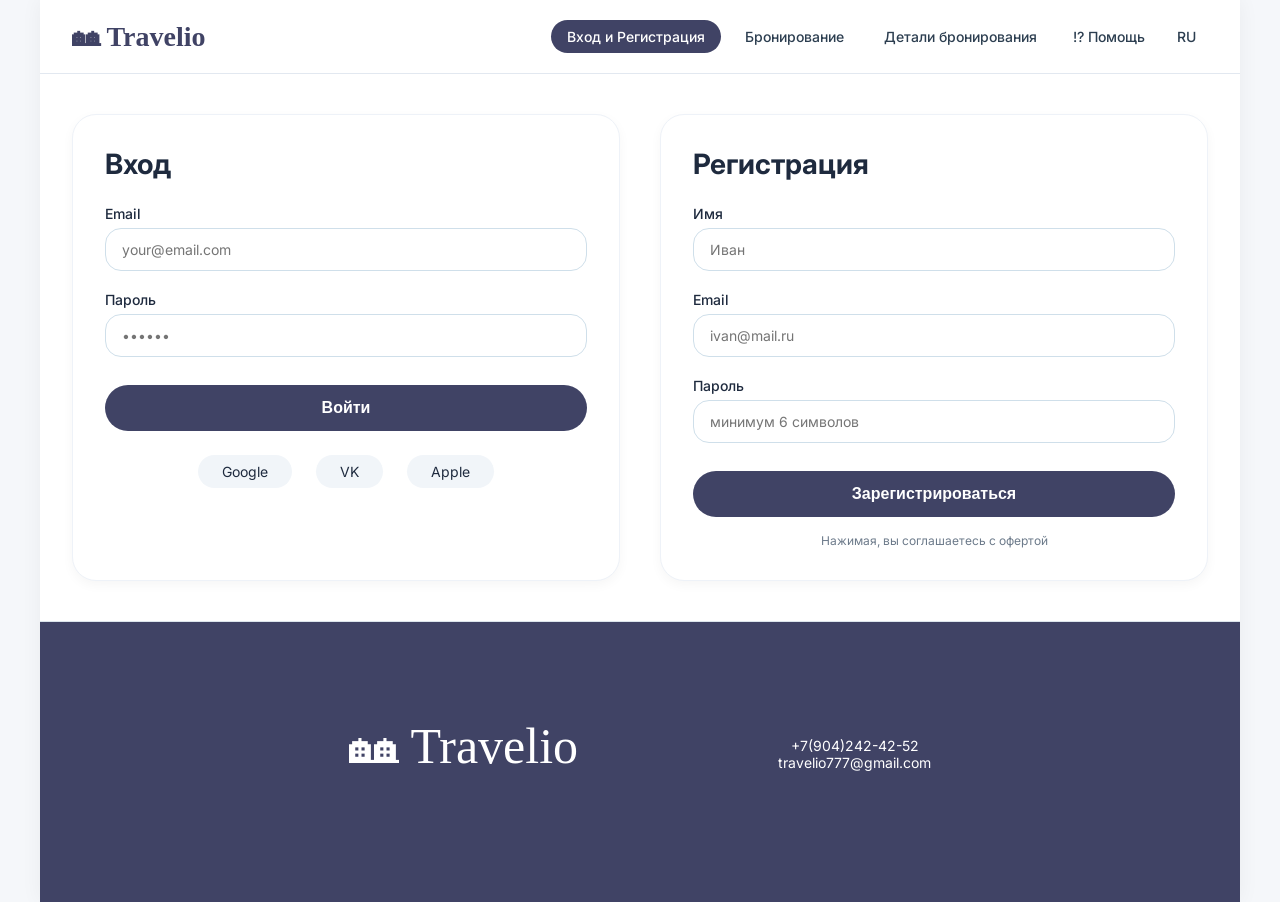
<file: index.html>
<!DOCTYPE html>
<html lang="ru">
<head>
    <meta charset="UTF-8">
    <meta name="viewport" content="width=device-width, initial-scale=1.0">
    <title>Travelio — Вход и Регистрация</title>
    <link rel="stylesheet" href="style.css">
    <link href="https://fonts.googleapis.com/css2?family=Inter:opsz,wght@14..32,400;14..32,500;14..32,600;14..32,700&display=swap" rel="stylesheet">
</head>
<body>

<div class="app">
    <div class="header">
        <div class="logo">🏘 Travelio</div>
        <div class="nav">
            <a href="index.html" class="nav-link active">Вход и Регистрация</a>
            <a href="booking.html" class="nav-link">Бронирование</a>
            <a href="details.html" class="nav-link">Детали бронирования</a>
            <span class="nav-item">!? Помощь</span>
            <span class="nav-item">RU</span>
        </div>
    </div>

    <div class="two-forms">
  
        <div class="form-box">
            <h2>Вход</h2>
            <div class="input-group">
                <label>Email</label>
                <input type="email" placeholder="your@email.com">
            </div>
            <div class="input-group">
                <label>Пароль</label>
                <input type="password" placeholder="••••••">
            </div>
            <button class="btn-submit">Войти</button>
            <div class="social">
                <span>Google</span>
                <span>VK</span>
                <span>Apple</span>
            </div>
        </div>

        <div class="form-box">
            <h2>Регистрация</h2>
            <div class="input-group">
                <label>Имя</label>
                <input type="text" placeholder="Иван">
            </div>
            <div class="input-group">
                <label>Email</label>
                <input type="email" placeholder="ivan@mail.ru">
            </div>
            <div class="input-group">
                <label>Пароль</label>
                <input type="password" placeholder="минимум 6 символов">
            </div>
            <button class="btn-submit">Зарегистрироваться</button>
            <div class="offer">Нажимая, вы соглашаетесь с офертой</div>
        </div>
    </div>

    <div class="footer">
            <div class="podval"><span>🏘 Travelio</span></div>
            <br><br>
            <div class="pohy">
        <p>+7(904)242-42-52</p>
        <span>travelio777@gmail.com</span>
        </div>
        </div>
    </div>

</body>
</html>
</file>
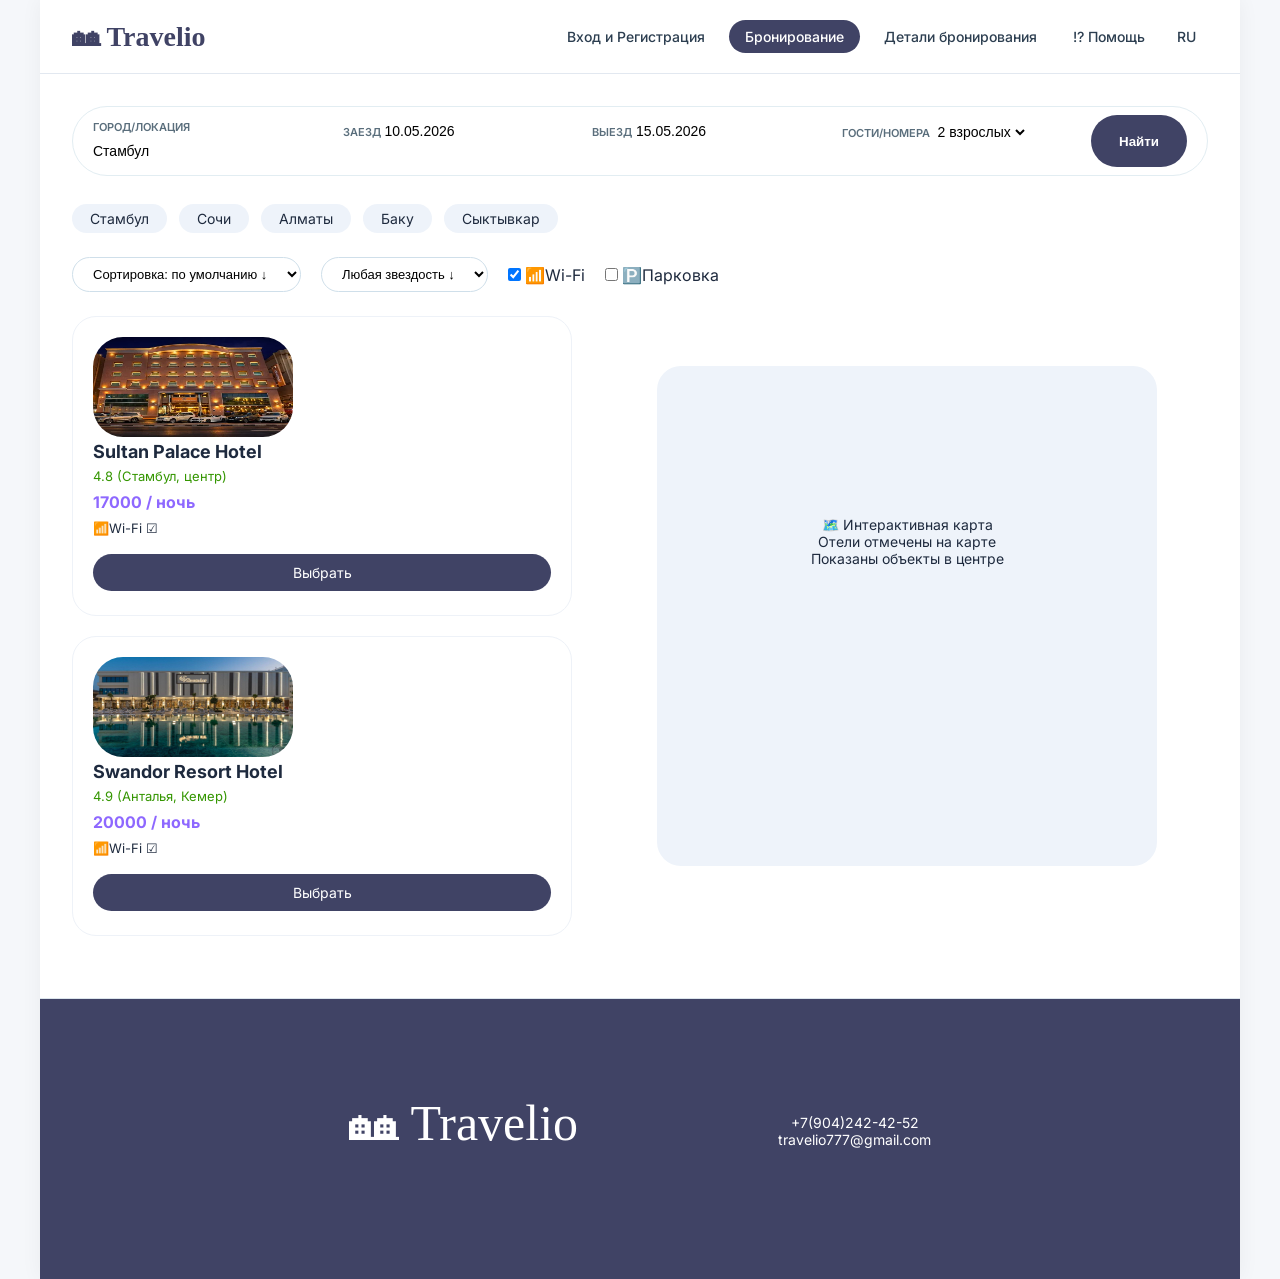
<file: booking.html>
<!DOCTYPE html>
<html lang="ru">

<head>
    <meta charset="UTF-8">
    <meta name="viewport" content="width=device-width, initial-scale=1.0">
    <title>Travelio — Бронирование</title>
    <link rel="stylesheet" href="style.css">
    <link
        href="https://fonts.googleapis.com/css2?family=Inter:opsz,wght@14..32,400;14..32,500;14..32,600;14..32,700&display=swap"
        rel="stylesheet">
</head>

<body>

    <div class="app">
        <div class="header">
            <div class="logo">🏘 Travelio</div>
            <div class="nav">
                <a href="index.html" class="nav-link">Вход и Регистрация</a>
                <a href="booking.html" class="nav-link active">Бронирование</a>
                <a href="details.html" class="nav-link">Детали бронирования</a>
                <span class="nav-item">!? Помощь</span>
                <span class="nav-item">RU</span>
            </div>
        </div>

        <div class="page">
            <div class="search-bar">
                <div class="search-field">
                    <label>Город/Локация</label>
                    <input type="text" value="Стамбул">
                </div>
                <div class="search-field">
                    <label>Заезд</label>
                    <input type="text" value="10.05.2026">
                </div>
                <div class="search-field">
                    <label>Выезд</label>
                    <input type="text" value="15.05.2026">
                </div>
                <div class="search-field">
                    <label>Гости/номера</label>
                    <select>
                        <option>2 взрослых</option>
                        <option>1 взрослый</option>
                        <option>3 взрослых</option>
                    </select>
                </div>
                <button class="btn-find">Найти</button>
            </div>

            <div class="popular">
                <span>Стамбул</span>
                <span>Сочи</span>
                <span>Алматы</span>
                <span>Баку</span>
                <span>Сыктывкар</span>
            </div>

            <div class="filters">
                <select class="filter">
                    <option>Сортировка: по умолчанию ↓</option>
                    <option>Сначала дешевые</option>
                    <option>По рейтингу</option>
                </select>
                <select class="filter">
                    <option>Любая звездость ↓</option>
                    <option>5 звезд</option>
                    <option>4 звезды</option>
                </select>
                <label><input type="checkbox" checked> 📶Wi-Fi </label>
                <label><input type="checkbox"> 🅿️Парковка </label>
            </div>
            <div class="flex-div">

                <div class="hotels">
                    <div class="hotel">
                        <img src="img/Grand Continent Hotel.webp" alt="">
                        <div class="hotel-name">Sultan Palace Hotel</div>
                        <div class="hotel-info">4.8 (Стамбул, центр)</div>
                        <div class="hotel-price">17000 / ночь</div>
                        <div class="hotel-wifi">📶Wi-Fi ☑</div>
                        <a href="details.html" class="btn-choose">Выбрать</a>
                    </div>
                    <div class="hotel">
                        <img src="img/Swandor.jpg" alt="">
                        <div class="hotel-name">Swandor Resort Hotel</div>
                        <div class="hotel-info">4.9 (Анталья, Кемер)</div>
                        <div class="hotel-price">20000 / ночь</div>
                        <div class="hotel-wifi">📶Wi-Fi ☑</div>
                        <a href="details.html" class="btn-choose">Выбрать</a>
                    </div>
                </div>

                <div class="map">
                    🗺️ Интерактивная карта<br>
                    Отели отмечены на карте<br>
                    Показаны объекты в центре
                </div>
            </div>
        </div>

        <div class="footer">
            <div class="podval"><span>🏘 Travelio</span></div>
            <br><br>
            <div class="pohy">
        <p>+7(904)242-42-52</p>
        <span>travelio777@gmail.com</span>
        </div>
        </div>
    </div>

</body>

</html>
</file>
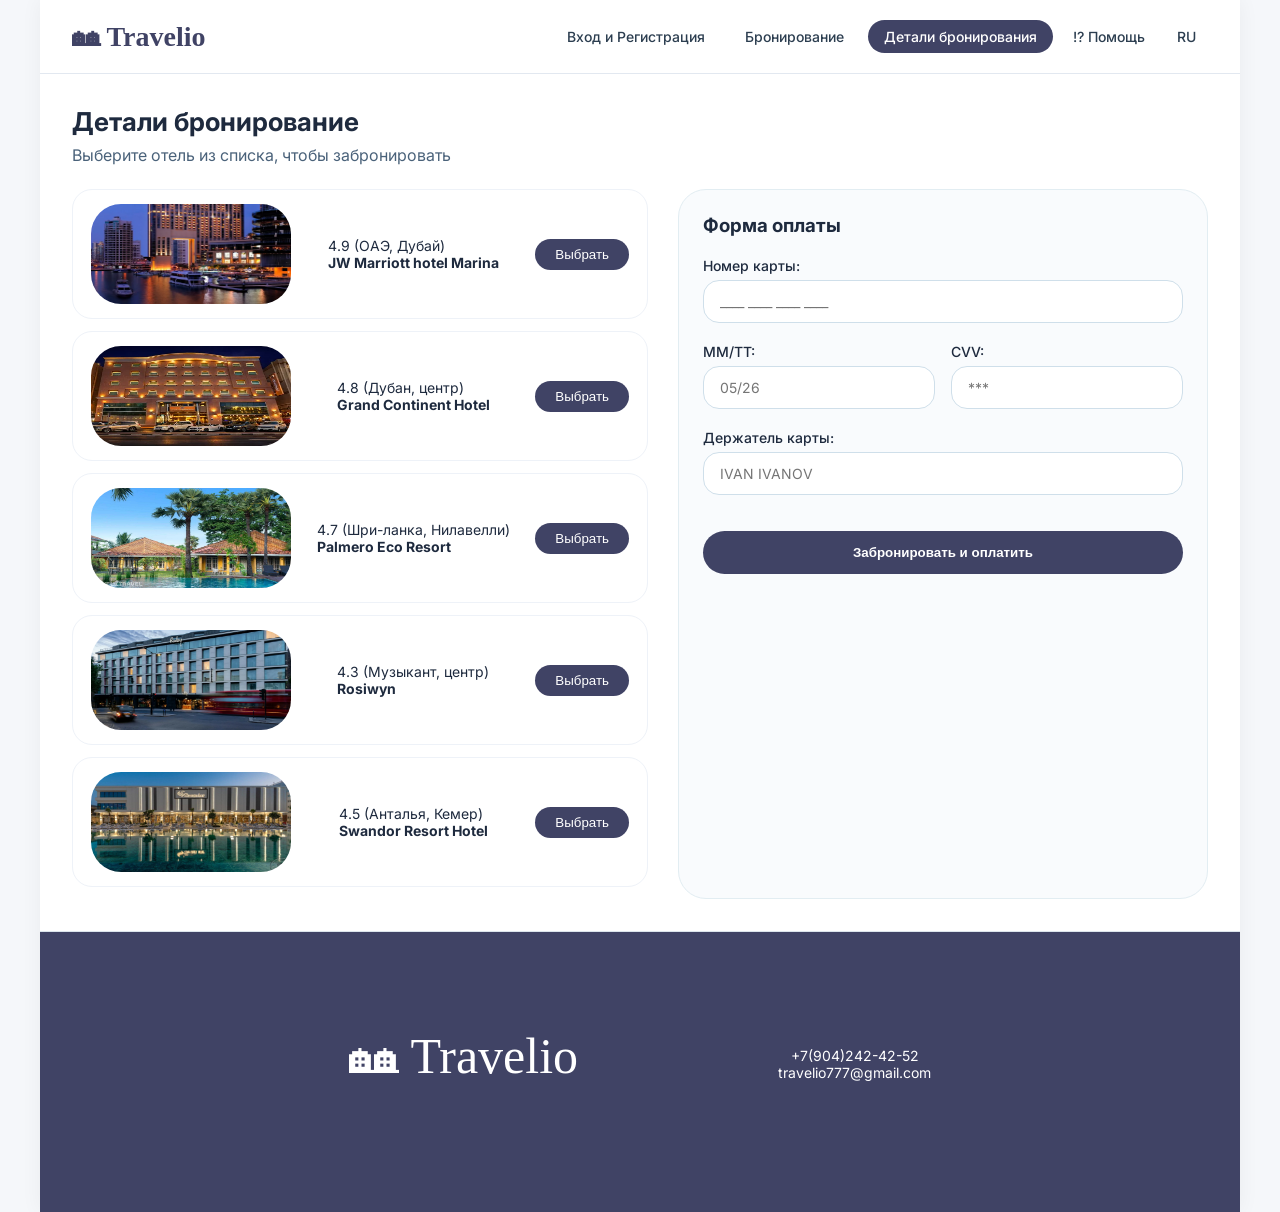
<file: details.html>
<!DOCTYPE html>
<html lang="ru">
<head>
    <meta charset="UTF-8">
    <meta name="viewport" content="width=device-width, initial-scale=1.0">
    <title>Travelio — Детали бронирования</title>
    <link rel="stylesheet" href="style.css">
    <link href="https://fonts.googleapis.com/css2?family=Inter:opsz,wght@14..32,400;14..32,500;14..32,600;14..32,700&display=swap" rel="stylesheet">
</head>
<body>

<div class="app">
    <div class="header">
        <div class="logo">🏘 Travelio</div>
        <div class="nav">
            <a href="index.html" class="nav-link">Вход и Регистрация</a>
            <a href="booking.html" class="nav-link">Бронирование</a>
            <a href="details.html" class="nav-link active">Детали бронирования</a>
            <span class="nav-item">!? Помощь</span>
            <span class="nav-item">RU</span>
        </div>
    </div>

    <div class="page">
        <h2 class="details-title">Детали бронирование</h2>
        <p class="details-sub">Выберите отель из списка, чтобы забронировать</p>

        <div class="booking-layout">
            <div class="hotels-list">
                <div class="booking-item">
                    <img src ="img/JW Marriott hotel Marina.webp" alt="">
                    <div class="booking-info"> 4.9 (ОАЭ, Дубай)<br><strong>JW Marriott hotel Marina</strong></div>
                    <button class="btn-pick">Выбрать</button>
                </div>
                <div class="booking-item">
                    <img src ="img/Grand Continent Hotel.webp" alt="">
                    <div class="booking-info"> 4.8 (Дубан, центр)<br><strong>Grand Continent Hotel</strong></div>
                    <button class="btn-pick">Выбрать</button>
                </div>
                <div class="booking-item">
                    <img src ="img/Palmero Eco Resort.jpg" alt="">
                    <div class="booking-info"> 4.7 (Шри-ланка, Нилавелли)<br><strong>Palmero Eco Resort</strong></div>
                    <button class="btn-pick">Выбрать</button>
                </div>
                <div class="booking-item">
                    <img src ="img/Rosiwyn.webp" alt="">
                    <div class="booking-info"> 4.3 (Музыкант, центр)<br><strong>Rosiwyn</strong></div>
                    <button class="btn-pick">Выбрать</button>
                </div>
                <div class="booking-item">
                    <img src ="img/Swandor.jpg" alt="">
                    <div class="booking-info"> 4.5 (Анталья, Кемер)<br><strong>Swandor Resort Hotel</strong></div>
                    <button class="btn-pick">Выбрать</button>
                </div>
            </div>

            <div class="payment">
                <h3>Форма оплаты</h3>
                <div class="input-group">
                    <label>Номер карты:</label>
                    <input type="text" placeholder="____ ____ ____ ____">
                </div>
                <div class="double">
                    <div class="input-group"><label>MM/TT:</label><input placeholder="05/26"></div>
                    <div class="input-group"><label>CVV:</label><input placeholder="***"></div>
                </div>
                <div class="input-group">
                    <label>Держатель карты:</label>
                    <input placeholder="IVAN IVANOV">
                </div>
                <button class="btn-pay">Забронировать и оплатить</button>
            </div>
        </div>
    </div>

    <div class="footer">
            <div class="podval"><span>🏘 Travelio</span></div>
            <br><br>
            <div class="pohy">
        <p>+7(904)242-42-52</p>
        <span>travelio777@gmail.com</span>
        </div>
        </div>
    </div>

</body>
</html>
</file>
<file: style.css>
* {
    margin: 0;
    padding: 0;
    box-sizing: border-box;
}

body {
    font-family: 'Inter', sans-serif;
    background: #f5f7fa;
    color: #1e2a3e;
}

.app {
    max-width: 1200px;
    margin: 0 auto;
    background: white;
    min-height: 100vh;
    box-shadow: 0 0 20px rgba(0, 0, 0, 0.05);
}

.header {
    display: flex;
    justify-content: space-between;
    align-items: center;
    padding: 20px 32px;
    border-bottom: 1px solid #e2e8f0;
    background: white;
    flex-wrap: wrap;
}

.logo {
    font-size: 28px;
    font-weight: 800;
    color: #404365;
    font-family: Hurricane;
}

.nav {
    display: flex;
    gap: 8px;
    flex-wrap: wrap;
    align-items: center;
}

.nav-link {
    font-size: 14px;
    font-weight: 500;
    padding: 8px 16px;
    border-radius: 30px;
    text-decoration: none;
    color: #2c3e50;
    background: none;
    display: inline-block;
}

.nav-link.active {
    background: #404365;
    color: white;
}

.nav-item {
    font-size: 14px;
    font-weight: 500;
    padding: 8px 12px;
    color: #2c3e50;
}

.two-forms {
    display: flex;
    gap: 40px;
    padding: 40px 32px;
    flex-wrap: wrap;
    justify-content: center;
}

.form-box {
    flex: 1;
    min-width: 300px;
    background: white;
    border-radius: 24px;
    padding: 32px;
    border: 1px solid #eef2f8;
    box-shadow: 0 4px 12px rgba(0, 0, 0, 0.04);
}

.form-box h2 {
    font-size: 28px;
    margin-bottom: 24px;
}

.input-group {
    margin-bottom: 20px;
}

.input-group label {
    display: block;
    font-weight: 500;
    margin-bottom: 6px;
    font-size: 14px;
}

.input-group input,
.input-group select {
    width: 100%;
    padding: 12px 16px;
    border-radius: 16px;
    border: 1px solid #cfdfea;
    font-size: 14px;
    font-family: inherit;
}

.btn-submit {
    background: #404365;
    color: white;
    width: 100%;
    padding: 14px;
    border: none;
    border-radius: 40px;
    font-weight: 600;
    font-size: 16px;
    cursor: pointer;
    margin-top: 8px;
}

.social {
    display: flex;
    justify-content: center;
    gap: 24px;
    margin-top: 24px;
}

.social span {
    background: #f1f5f9;
    padding: 8px 24px;
    border-radius: 40px;
    font-size: 14px;
}

.offer {
    text-align: center;
    font-size: 12px;
    margin-top: 16px;
    color: #6c7a8a;
}


.footer {
    background: #404365;
    text-align: center;
    padding: 120px 200px;
    border-top: 1px solid #dce5ec;
    display: flex;
    gap: 100px;
    justify-content: center;

}

.footer div {
    font-size: 14px;
    color: white;
    margin-top: -25px;
}

.pohy {
    display: flex;
    flex-direction: column;
}
.pohy>p{
    margin-top: 20px;
    margin-bottom: 0px;
}

.page {
    padding: 32px;
}

.search-bar {
    background: white;
    border-radius: 60px;
    border: 1px solid #e2edf2;
    padding: 8px 20px;
    display: flex;
    flex-wrap: wrap;
    gap: 16px;
    margin-bottom: 28px;
}

.search-field {
    flex: 1;
    min-width: 130px;
}

.search-field label {
    font-size: 11px;
    text-transform: uppercase;
    font-weight: 600;
    color: #5a6e7c;
}

.search-field input,
.search-field select {
    padding: 8px 0;
    border: none;
    font-weight: 500;
    font-size: 14px;
    background: transparent;
}

.btn-find {
    background: #404365;
    color: white;
    padding: 8px 28px;
    border-radius: 40px;
    border: none;
    font-weight: 600;
    cursor: pointer;
}

.popular {
    display: flex;
    gap: 12px;
    margin-bottom: 24px;
    flex-wrap: wrap;
}

.popular span {
    background: #eef3fa;
    padding: 6px 18px;
    border-radius: 30px;
    font-size: 14px;
}

.filters {
    display: flex;
    gap: 20px;
    margin-bottom: 24px;
    flex-wrap: wrap;
    align-items: center;
}

.filter {
    background: white;
    border: 1px solid #cfdfea;
    padding: 8px 16px;
    border-radius: 40px;
    font-size: 13px;
}

.hotels {
    display: grid;
    grid-template-columns: repeat(auto-fill, minmax(280px, 1fr));
    gap: 20px;
    margin-bottom: 30px;
}

.hotel {
    border: 1px solid #eef2f8;
    border-radius: 24px;
    padding: 20px;
    width: 500px;
    height: 300px;
}

.hotel-name {
    font-weight: 700;
    font-size: 18px;
}

.hotel-info {
    font-size: 13px;
    margin: 6px 0;
    color: #349600;
}

.hotel-price {
    font-weight: 700;
    margin: 8px 0;
    color: #8E68FF;
}

.hotel-wifi {
    font-size: 13px;
    margin: 6px 0;
}

.btn-choose {
    background: #404365;
    color: white;
    border: none;
    width: 100%;
    padding: 10px;
    border-radius: 30px;
    margin-top: 12px;
    text-align: center;
    display: inline-block;
    text-decoration: none;
    font-size: 14px;
    cursor: pointer;
}

.flex-div {
    width: 100%;
    display: flex;
    box-sizing: border-box;
}

.map {
    background: #eef3fa;
    border-radius: 24px;
    padding: 150px;
    padding-bottom: 100px;
    text-align: center;
    margin: 50px 0;
    font-size: 14px;
    width: 500px;
    height: 500px;
    margin-left: 85px;
    white-space: nowrap;
}

.details-title {
    font-size: 26px;
    margin-bottom: 8px;
}

.details-sub {
    margin-bottom: 24px;
    color: #4a627a;
}

.booking-layout {
    display: flex;
    gap: 30px;
    flex-wrap: wrap;
}

.hotels-list {
    flex: 1.2;
    min-width: 260px;
}

.booking-item {
    background: white;
    border: 1px solid #eef2f8;
    border-radius: 20px;
    padding: 14px 18px;
    display: flex;
    justify-content: space-between;
    align-items: center;
    margin-bottom: 12px;
}

.booking-info {
    font-size: 14px;
}

.btn-pick {
    background: #404365;
    color: white;
    border: none;
    padding: 8px 20px;
    border-radius: 30px;
    cursor: pointer;
}

.payment {
    flex: 1;
    background: #f9fbfd;
    border-radius: 28px;
    padding: 24px;
    border: 1px solid #e2edf2;
}

.payment h3 {
    margin-bottom: 20px;
}

.double {
    display: flex;
    gap: 16px;
}

.btn-pay {
    background: #404365;
    color: white;
    width: 100%;
    padding: 14px;
    border-radius: 40px;
    font-weight: 600;
    border: none;
    margin-top: 16px;
    cursor: pointer;
}


.booking-item>img {
    width: 200px;
    height: 100px;
    border-radius: 30px;
}


.hotel>img {
    width: 200px;
    height: 100px;
    border-radius: 30px;
}

.podval>span {
    font-size: 50px;
    color: #ffff;
    text-align: center;
    font-family: Hurricane;


}



@media (max-width: 1060px) {
    .header {
        flex-direction: column;
        gap: 12px;
    }

    .search-bar {
        border-radius: 28px;
        flex-direction: column;
    }

    .booking-layout {
        flex-direction: column;
    }

    .two-forms {
        flex-direction: column;
    }

    .footer {
        flex-direction: column;
        gap: 12px;
        white-space: nowrap;
        width: 100%;
        padding: 50px 30px;
    }

    .flex-div {
        display: flex;
        flex-wrap: wrap;
        gap: 20px;
        justify-content: center;
    }

    .btn-choose{
        width: 100%;
    }

    .hotel{
         width: 300px;
    }

    .map {
    background: #eef3fa;
    border-radius: 24px;
    padding: 150px;
    padding-bottom: 100px;
    text-align: center;
    margin: 0px 0;
    font-size: 14px;
    width: 500px;
    height: 500px;
    margin-left: 0px;
    white-space: nowrap;
    }

}
</file>
